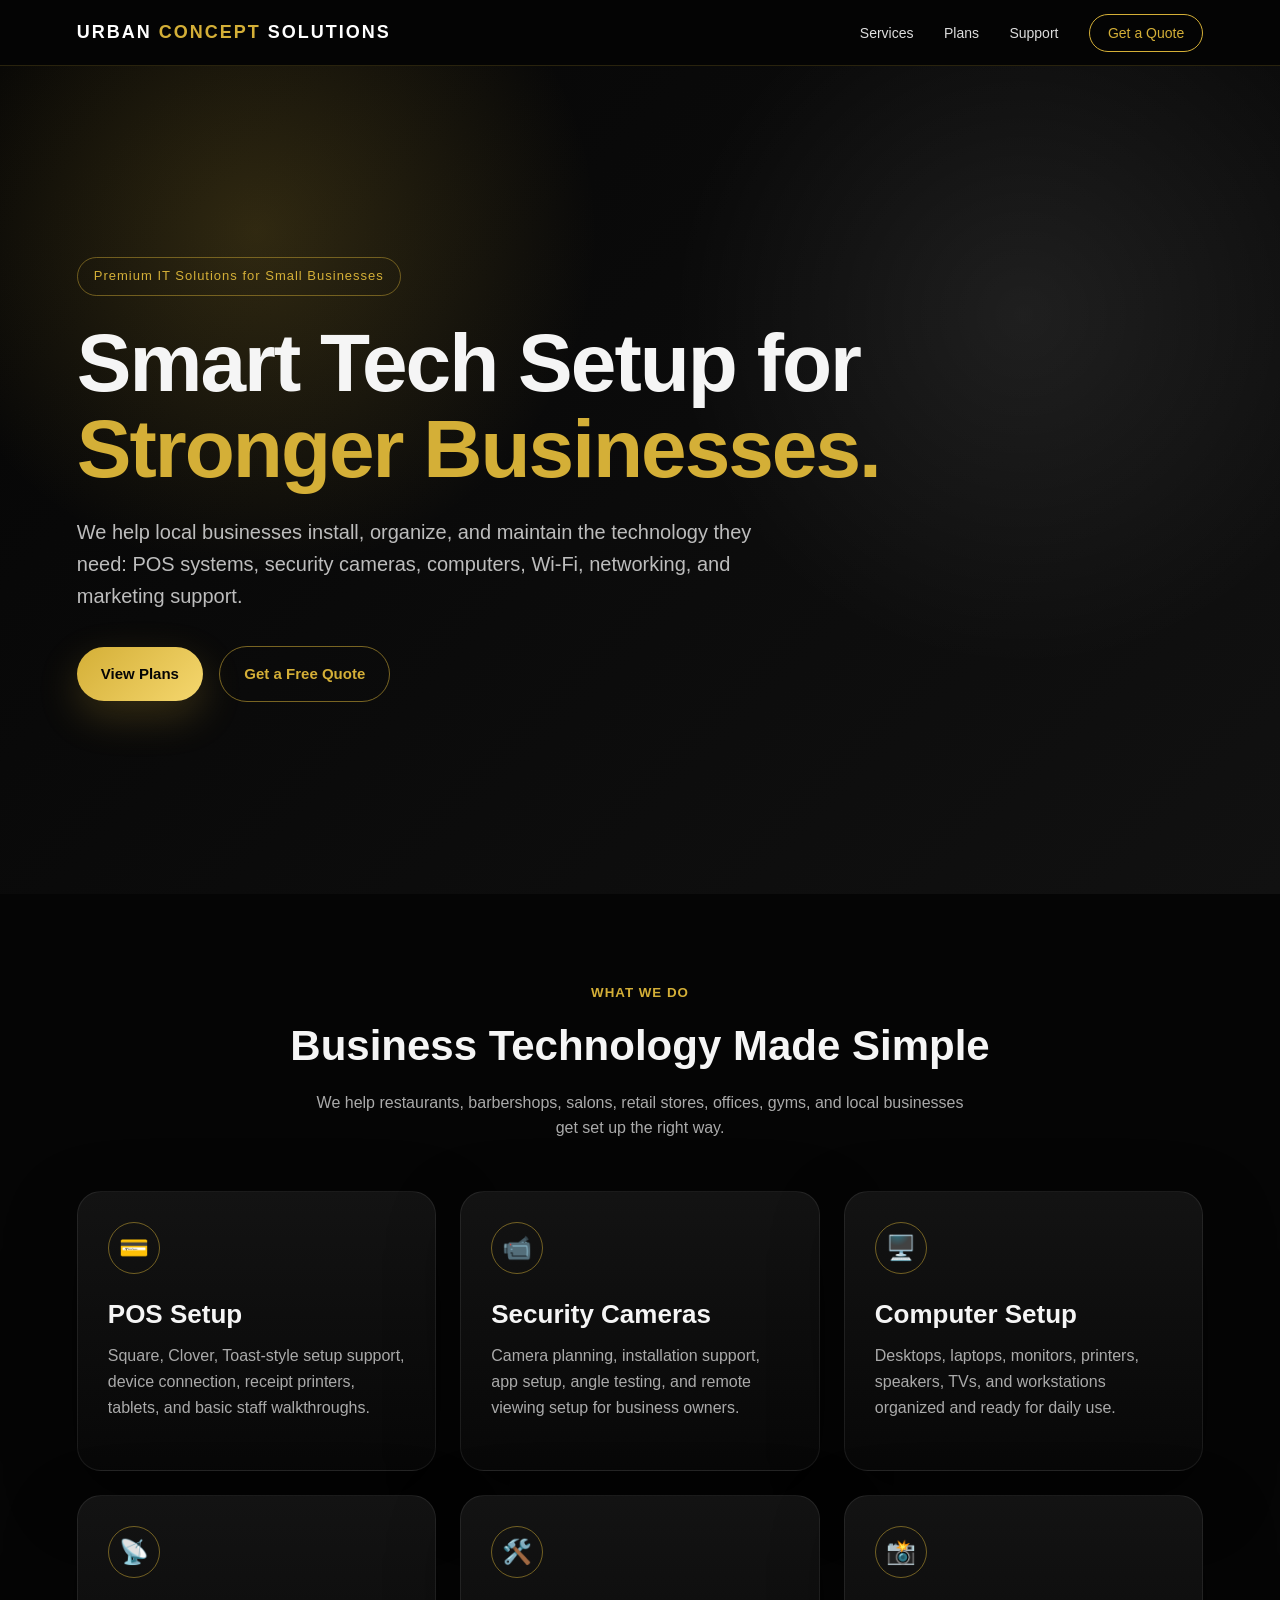
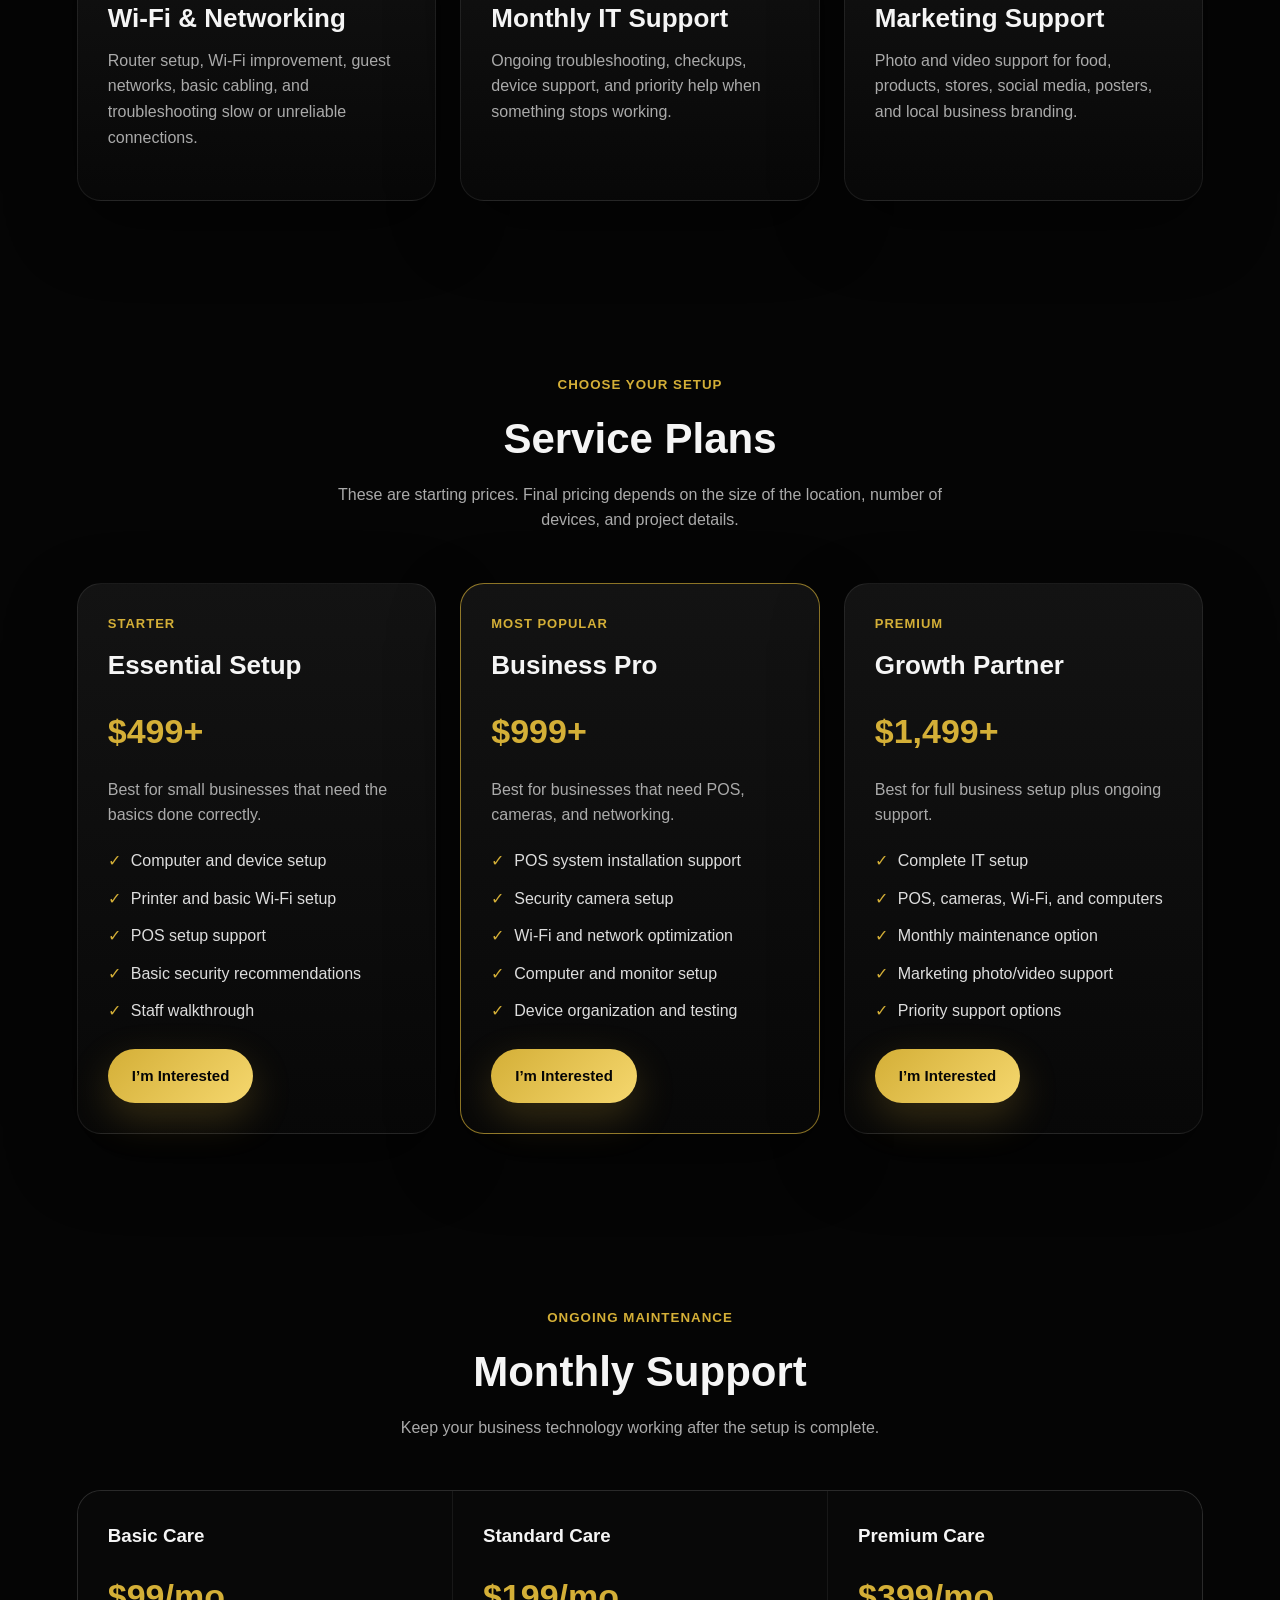
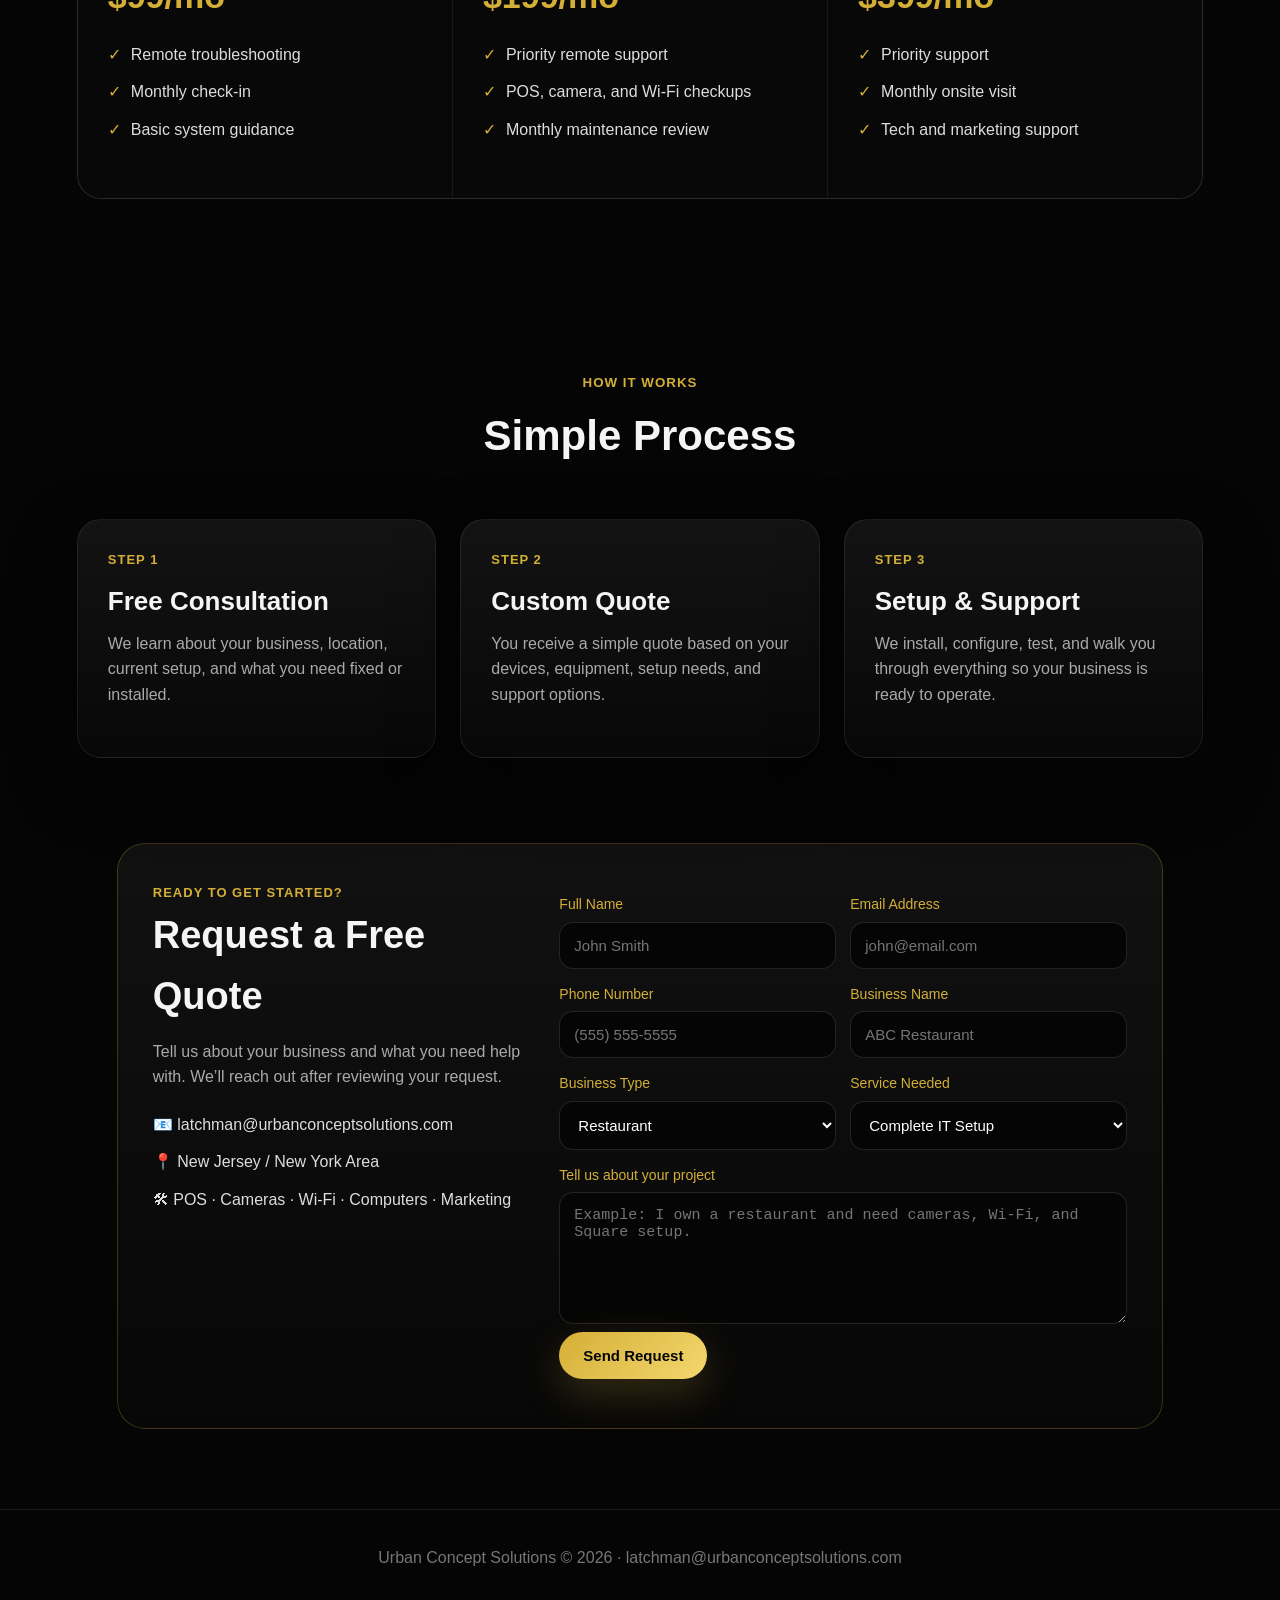
<file: index.html>
<!DOCTYPE html>
<html lang="en">
<head>
  <meta charset="UTF-8" />
  <meta name="viewport" content="width=device-width, initial-scale=1.0" />
  <title>Urban Concept Solutions</title>

  <link rel="stylesheet" href="styles.css">
  <link rel="stylesheet" href="mobile.css" media="screen and (max-width: 850px)">
</head>

<body>

  <nav>
    <div class="logo">URBAN <span>CONCEPT</span> SOLUTIONS</div>
    <div>
      <a href="#services">Services</a>
      <a href="#plans">Plans</a>
      <a href="#support">Support</a>
      <a href="#contact" class="nav-btn">Get a Quote</a>
    </div>
  </nav>

  <header>
    <div class="hero">
      <div class="badge">Premium IT Solutions for Small Businesses</div>

      <h1>Smart Tech Setup for <span class="gold">Stronger Businesses.</span></h1>

      <p>
        We help local businesses install, organize, and maintain the technology they need:
        POS systems, security cameras, computers, Wi-Fi, networking, and marketing support.
      </p>

      <a href="#plans" class="btn">View Plans</a>
      <a href="#contact" class="btn secondary">Get a Free Quote</a>
    </div>
  </header>

  <section id="services">
    <div class="section-title">
      <small>What We Do</small>
      <h2>Business Technology Made Simple</h2>
      <p>We help restaurants, barbershops, salons, retail stores, offices, gyms, and local businesses get set up the right way.</p>
    </div>

    <div class="services">
      <div class="card">
        <div class="icon">💳</div>
        <h3>POS Setup</h3>
        <p class="desc">Square, Clover, Toast-style setup support, device connection, receipt printers, tablets, and basic staff walkthroughs.</p>
      </div>

      <div class="card">
        <div class="icon">📹</div>
        <h3>Security Cameras</h3>
        <p class="desc">Camera planning, installation support, app setup, angle testing, and remote viewing setup for business owners.</p>
      </div>

      <div class="card">
        <div class="icon">🖥️</div>
        <h3>Computer Setup</h3>
        <p class="desc">Desktops, laptops, monitors, printers, speakers, TVs, and workstations organized and ready for daily use.</p>
      </div>

      <div class="card">
        <div class="icon">📡</div>
        <h3>Wi-Fi & Networking</h3>
        <p class="desc">Router setup, Wi-Fi improvement, guest networks, basic cabling, and troubleshooting slow or unreliable connections.</p>
      </div>

      <div class="card">
        <div class="icon">🛠️</div>
        <h3>Monthly IT Support</h3>
        <p class="desc">Ongoing troubleshooting, checkups, device support, and priority help when something stops working.</p>
      </div>

      <div class="card">
        <div class="icon">📸</div>
        <h3>Marketing Support</h3>
        <p class="desc">Photo and video support for food, products, stores, social media, posters, and local business branding.</p>
      </div>
    </div>
  </section>

  <section id="plans">
    <div class="section-title">
      <small>Choose Your Setup</small>
      <h2>Service Plans</h2>
      <p>These are starting prices. Final pricing depends on the size of the location, number of devices, and project details.</p>
    </div>

    <div class="plans">
      <div class="card">
        <div class="tag">Starter</div>
        <h3>Essential Setup</h3>
        <p class="price">$499+</p>
        <p class="desc">Best for small businesses that need the basics done correctly.</p>
        <ul>
          <li>Computer and device setup</li>
          <li>Printer and basic Wi-Fi setup</li>
          <li>POS setup support</li>
          <li>Basic security recommendations</li>
          <li>Staff walkthrough</li>
        </ul>
        <a href="#contact" class="btn" onclick="setPlan('Essential Setup')">I’m Interested</a>
      </div>

      <div class="card featured">
        <div class="tag">Most Popular</div>
        <h3>Business Pro</h3>
        <p class="price">$999+</p>
        <p class="desc">Best for businesses that need POS, cameras, and networking.</p>
        <ul>
          <li>POS system installation support</li>
          <li>Security camera setup</li>
          <li>Wi-Fi and network optimization</li>
          <li>Computer and monitor setup</li>
          <li>Device organization and testing</li>
        </ul>
        <a href="#contact" class="btn" onclick="setPlan('Business Pro')">I’m Interested</a>
      </div>

      <div class="card">
        <div class="tag">Premium</div>
        <h3>Growth Partner</h3>
        <p class="price">$1,499+</p>
        <p class="desc">Best for full business setup plus ongoing support.</p>
        <ul>
          <li>Complete IT setup</li>
          <li>POS, cameras, Wi-Fi, and computers</li>
          <li>Monthly maintenance option</li>
          <li>Marketing photo/video support</li>
          <li>Priority support options</li>
        </ul>
        <a href="#contact" class="btn" onclick="setPlan('Growth Partner')">I’m Interested</a>
      </div>
    </div>
  </section>

  <section id="support">
    <div class="section-title">
      <small>Ongoing Maintenance</small>
      <h2>Monthly Support</h2>
      <p>Keep your business technology working after the setup is complete.</p>
    </div>

    <div class="support-box">
      <div class="support-item">
        <h3>Basic Care</h3>
        <p class="price">$99/mo</p>
        <ul>
          <li>Remote troubleshooting</li>
          <li>Monthly check-in</li>
          <li>Basic system guidance</li>
        </ul>
      </div>

      <div class="support-item">
        <h3>Standard Care</h3>
        <p class="price">$199/mo</p>
        <ul>
          <li>Priority remote support</li>
          <li>POS, camera, and Wi-Fi checkups</li>
          <li>Monthly maintenance review</li>
        </ul>
      </div>

      <div class="support-item">
        <h3>Premium Care</h3>
        <p class="price">$399/mo</p>
        <ul>
          <li>Priority support</li>
          <li>Monthly onsite visit</li>
          <li>Tech and marketing support</li>
        </ul>
      </div>
    </div>
  </section>

  <section>
    <div class="section-title">
      <small>How It Works</small>
      <h2>Simple Process</h2>
    </div>

    <div class="process">
      <div class="card">
        <div class="tag">Step 1</div>
        <h3>Free Consultation</h3>
        <p class="desc">We learn about your business, location, current setup, and what you need fixed or installed.</p>
      </div>

      <div class="card">
        <div class="tag">Step 2</div>
        <h3>Custom Quote</h3>
        <p class="desc">You receive a simple quote based on your devices, equipment, setup needs, and support options.</p>
      </div>

      <div class="card">
        <div class="tag">Step 3</div>
        <h3>Setup & Support</h3>
        <p class="desc">We install, configure, test, and walk you through everything so your business is ready to operate.</p>
      </div>
    </div>
  </section>

  <div id="contact" class="contact-section">
    <div class="contact-grid">
      <div class="contact-info">
        <small class="tag">Ready To Get Started?</small>
        <h2>Request a Free Quote</h2>
        <p>Tell us about your business and what you need help with. We’ll reach out after reviewing your request.</p>

        <div>📧 latchman@urbanconceptsolutions.com</div>
        <div>📍 New Jersey / New York Area</div>
        <div>🛠 POS · Cameras · Wi-Fi · Computers · Marketing</div>
      </div>

      <form id="quoteForm" action="https://formspree.io/f/mqevlqae" method="POST">
        <input type="hidden" name="_subject" value="New Urban Concept Solutions Lead">
        <input type="hidden" name="_next" value="https://urbanconceptsolutions.com/thankyou.html">
        <input type="hidden" id="selectedPlan" name="Selected Plan" value="General Inquiry">

        <div class="form-row">
          <div>
            <label>Full Name</label>
            <input type="text" name="Name" placeholder="John Smith" required>
          </div>

          <div>
            <label>Email Address</label>
            <input type="email" name="Email" placeholder="john@email.com" required>
          </div>
        </div>

        <div class="form-row">
          <div>
            <label>Phone Number</label>
            <input type="tel" name="Phone" placeholder="(555) 555-5555" required>
          </div>

          <div>
            <label>Business Name</label>
            <input type="text" name="Business Name" placeholder="ABC Restaurant">
          </div>
        </div>

        <div class="form-row">
          <div>
            <label>Business Type</label>
            <select name="Business Type">
              <option>Restaurant</option>
              <option>Retail Store</option>
              <option>Barbershop</option>
              <option>Salon</option>
              <option>Office</option>
              <option>Medical Practice</option>
              <option>Gym</option>
              <option>Other</option>
            </select>
          </div>

          <div>
            <label>Service Needed</label>
            <select name="Service Needed">
              <option>Complete IT Setup</option>
              <option>POS Installation</option>
              <option>Security Cameras</option>
              <option>Computer Setup</option>
              <option>Networking / Wi-Fi</option>
              <option>Monthly IT Support</option>
              <option>Marketing Services</option>
            </select>
          </div>
        </div>

        <label>Tell us about your project</label>
        <textarea name="Project Details" rows="6" placeholder="Example: I own a restaurant and need cameras, Wi-Fi, and Square setup."></textarea>

        <button class="btn" type="submit">Send Request</button>
        <p id="formStatus" aria-live="polite" style="margin-top: 14px; color: #bdbdbd;"></p>
      </form>
    </div>
  </div>

  <footer>
    Urban Concept Solutions © 2026 · latchman@urbanconceptsolutions.com
  </footer>

  <script>
    function setPlan(planName) {
      document.getElementById("selectedPlan").value = planName;
    }

    const quoteForm = document.getElementById("quoteForm");
    const formStatus = document.getElementById("formStatus");

    quoteForm.addEventListener("submit", async function (event) {
      event.preventDefault();

      const submitButton = quoteForm.querySelector('button[type="submit"]');
      const originalButtonText = submitButton.textContent;

      submitButton.disabled = true;
      submitButton.textContent = "Sending...";
      formStatus.textContent = "";

      try {
        const response = await fetch(quoteForm.action, {
          method: quoteForm.method,
          body: new FormData(quoteForm),
          headers: {
            Accept: "application/json"
          }
        });

        if (!response.ok) {
          throw new Error("Unable to send form");
        }

        window.location.href = "thankyou.html";
      } catch (error) {
        formStatus.textContent = "Something went wrong. Please email latchman@urbanconceptsolutions.com or try again.";
        submitButton.disabled = false;
        submitButton.textContent = originalButtonText;
      }
    });
  </script>

</body>
</html>
</file>
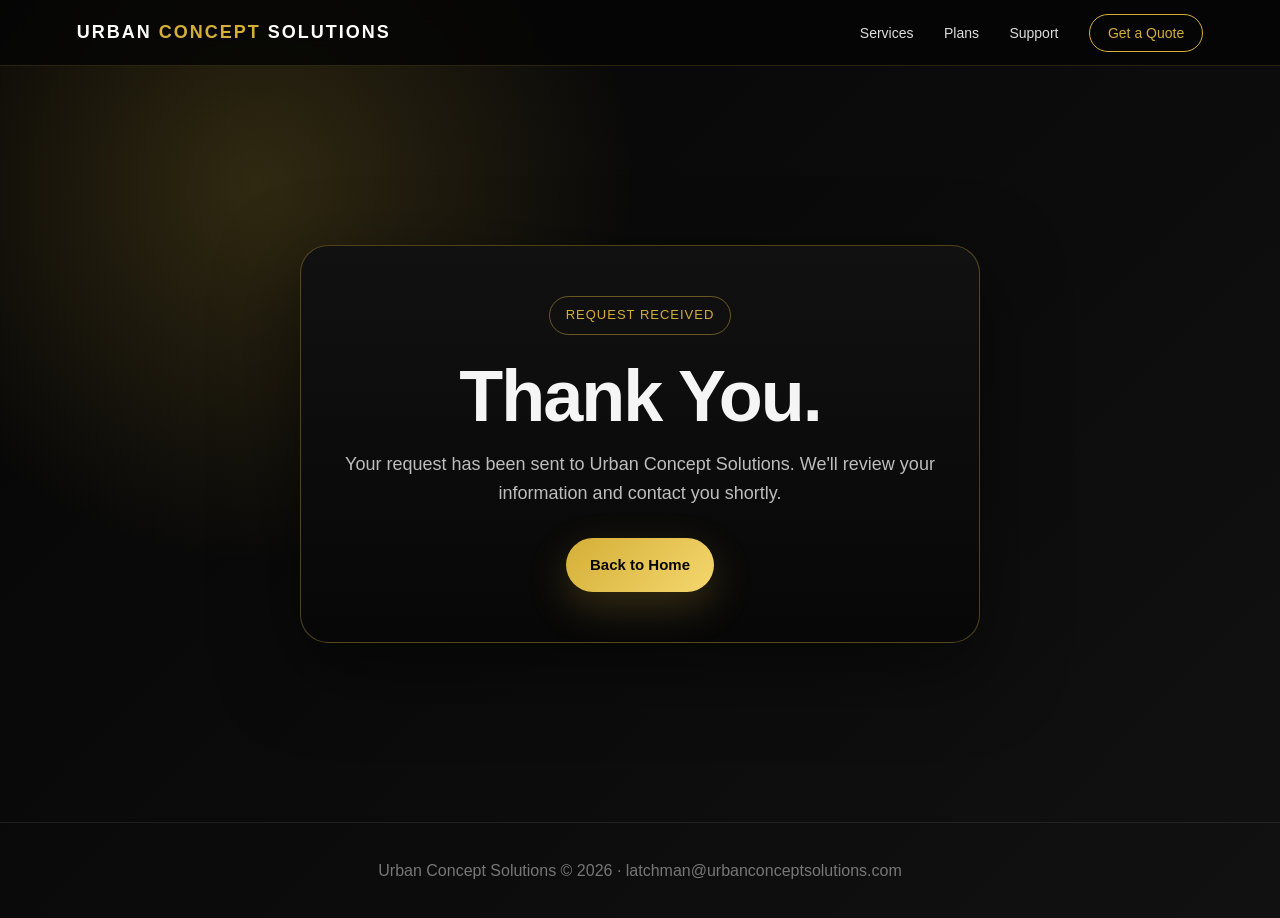
<file: thankyou.html>
<!DOCTYPE html>
<html lang="en">
<head>
  <meta charset="UTF-8" />
  <meta name="viewport" content="width=device-width, initial-scale=1.0" />
  <title>Thank You | Urban Concept Solutions</title>

  <link rel="stylesheet" href="styles.css">
  <link rel="stylesheet" href="mobile.css" media="screen and (max-width: 850px)">
</head>

<body class="thankyou-page">
  <nav>
    <div class="logo">URBAN <span>CONCEPT</span> SOLUTIONS</div>
    <div>
      <a href="index.html#services">Services</a>
      <a href="index.html#plans">Plans</a>
      <a href="index.html#support">Support</a>
      <a href="index.html#contact" class="nav-btn">Get a Quote</a>
    </div>
  </nav>

  <main class="thankyou-main">
    <div class="thankyou-box">
      <div class="badge">Request Received</div>
      <h1>Thank You.</h1>
      <p>
        Your request has been sent to Urban Concept Solutions.
        We'll review your information and contact you shortly.
      </p>
      <a class="btn" href="index.html">Back to Home</a>
    </div>
  </main>

  <footer>
    Urban Concept Solutions © 2026 · latchman@urbanconceptsolutions.com
  </footer>
</body>
</html>
</file>
<file: styles.css>
* {
  box-sizing: border-box;
  margin: 0;
  padding: 0;
}

html {
  scroll-behavior: smooth;
}

body {
  font-family: Arial, sans-serif;
  background: #050505;
  color: #f5f5f5;
  line-height: 1.6;
}

body.thankyou-page {
  min-height: 100vh;
  background:
    radial-gradient(circle at 20% 20%, rgba(212, 175, 55, 0.2), transparent 30%),
    linear-gradient(135deg, #050505, #111);
}

nav {
  position: sticky;
  top: 0;
  z-index: 1000;
  background: rgba(5, 5, 5, 0.85);
  backdrop-filter: blur(14px);
  border-bottom: 1px solid rgba(212, 175, 55, 0.18);
  padding: 18px 6%;
  display: flex;
  justify-content: space-between;
  align-items: center;
}

.logo {
  font-weight: 800;
  letter-spacing: 2px;
  color: #fff;
  font-size: 18px;
}

.logo span {
  color: #d4af37;
}

nav a {
  color: #ddd;
  text-decoration: none;
  margin-left: 26px;
  font-size: 14px;
}

nav a:hover {
  color: #d4af37;
}

.nav-btn {
  border: 1px solid #d4af37;
  padding: 10px 18px;
  border-radius: 999px;
  color: #d4af37;
}

header {
  min-height: 92vh;
  display: flex;
  align-items: center;
  padding: 80px 6%;
  background:
    radial-gradient(circle at 20% 20%, rgba(212, 175, 55, 0.2), transparent 28%),
    radial-gradient(circle at 80% 30%, rgba(255, 255, 255, 0.08), transparent 30%),
    linear-gradient(135deg, #050505, #111);
}

.hero {
  max-width: 850px;
}

.badge {
  display: inline-block;
  padding: 8px 16px;
  border: 1px solid rgba(212, 175, 55, 0.45);
  border-radius: 999px;
  color: #d4af37;
  margin-bottom: 24px;
  font-size: 13px;
  letter-spacing: 1px;
}

.thankyou-page .badge {
  text-transform: uppercase;
}

h1 {
  font-size: clamp(44px, 7vw, 82px);
  line-height: 1.05;
  margin-bottom: 24px;
  letter-spacing: -2px;
}

.thankyou-page h1 {
  font-size: clamp(44px, 7vw, 72px);
  margin-bottom: 16px;
}

.gold {
  color: #d4af37;
}

.hero p {
  color: #bdbdbd;
  font-size: 20px;
  max-width: 720px;
  margin-bottom: 34px;
}

.thankyou-page p {
  color: #bdbdbd;
  font-size: 18px;
  margin-bottom: 30px;
}

.btn {
  display: inline-block;
  background: linear-gradient(135deg, #d4af37, #f5d76e);
  color: #050505;
  border: none;
  padding: 15px 24px;
  border-radius: 999px;
  font-weight: 800;
  cursor: pointer;
  font-size: 15px;
  text-decoration: none;
  box-shadow: 0 15px 40px rgba(212, 175, 55, 0.22);
}

.btn.secondary {
  background: transparent;
  color: #d4af37;
  border: 1px solid rgba(212, 175, 55, 0.55);
  margin-left: 12px;
  box-shadow: none;
}

section {
  padding: 85px 6%;
  max-width: 1300px;
  margin: auto;
}

.section-title {
  text-align: center;
  margin-bottom: 50px;
}

.section-title small {
  color: #d4af37;
  letter-spacing: 1px;
  text-transform: uppercase;
  font-weight: 700;
}

.section-title h2 {
  font-size: 42px;
  margin-top: 8px;
}

.section-title p {
  color: #aaa;
  max-width: 650px;
  margin: 10px auto 0;
}

.plans,
.services,
.process {
  display: grid;
  grid-template-columns: repeat(auto-fit, minmax(280px, 1fr));
  gap: 24px;
}

.card {
  background: linear-gradient(180deg, rgba(20,20,20,0.95), rgba(8,8,8,0.95));
  border: 1px solid rgba(255, 255, 255, 0.08);
  border-radius: 24px;
  padding: 30px;
  box-shadow: 0 25px 70px rgba(0, 0, 0, 0.45);
}

.card.featured {
  border: 1px solid rgba(212, 175, 55, 0.65);
}

.icon {
  width: 52px;
  height: 52px;
  border: 1px solid rgba(212, 175, 55, 0.5);
  border-radius: 50%;
  display: flex;
  align-items: center;
  justify-content: center;
  color: #d4af37;
  font-size: 24px;
  margin-bottom: 20px;
}

.tag {
  color: #d4af37;
  font-size: 13px;
  margin-bottom: 10px;
  text-transform: uppercase;
  letter-spacing: 1px;
  font-weight: 700;
}

.card h3 {
  font-size: 26px;
  margin-bottom: 8px;
}

.price {
  font-size: 34px;
  font-weight: 800;
  margin: 18px 0;
  color: #d4af37;
}

.desc {
  color: #aaa;
  margin-bottom: 20px;
}

ul {
  list-style: none;
  margin-bottom: 25px;
}

li {
  margin-bottom: 12px;
  color: #ddd;
}

li::before {
  content: "✓";
  color: #d4af37;
  margin-right: 10px;
}

.support-box {
  display: grid;
  grid-template-columns: repeat(auto-fit, minmax(250px, 1fr));
  gap: 1px;
  border: 1px solid rgba(255,255,255,0.08);
  border-radius: 24px;
  overflow: hidden;
  background: rgba(255,255,255,0.08);
}

.support-item {
  background: #080808;
  padding: 30px;
}

.contact-section {
  max-width: 1200px;
  margin: 0 auto 80px;
  padding: 0 6%;
}

.contact-grid {
  display: grid;
  grid-template-columns: 1fr 1.5fr;
  gap: 28px;
  background: linear-gradient(180deg, #111, #070707);
  border: 1px solid rgba(212, 175, 55, 0.25);
  border-radius: 28px;
  padding: 35px;
}

.contact-info h2 {
  font-size: 38px;
  margin-bottom: 12px;
}

.contact-info p {
  color: #aaa;
  margin-bottom: 22px;
}

.contact-info div {
  margin: 12px 0;
  color: #ddd;
}

label {
  display: block;
  margin: 14px 0 6px;
  color: #d4af37;
  font-size: 14px;
}

input,
textarea,
select {
  width: 100%;
  padding: 14px;
  border-radius: 14px;
  border: 1px solid rgba(255,255,255,0.12);
  background: #050505;
  color: #fff;
  font-size: 15px;
  outline: none;
}

input:focus,
textarea:focus,
select:focus {
  border-color: #d4af37;
}

.form-row {
  display: grid;
  grid-template-columns: 1fr 1fr;
  gap: 14px;
}

.thankyou-main {
  min-height: calc(100vh - 144px);
  display: flex;
  align-items: center;
  justify-content: center;
  text-align: center;
  padding: 80px 6%;
}

.thankyou-box {
  max-width: 680px;
  background: linear-gradient(180deg, #111, #070707);
  border: 1px solid rgba(212, 175, 55, 0.35);
  border-radius: 28px;
  padding: 50px 35px;
  box-shadow: 0 25px 80px rgba(0, 0, 0, 0.5);
}

footer {
  text-align: center;
  padding: 35px 20px;
  color: #777;
  border-top: 1px solid rgba(255,255,255,0.08);
}
</file>
<file: mobile.css>
nav {
  flex-direction: column;
  gap: 14px;
}

nav a {
  margin: 0 8px;
}

.btn.secondary {
  margin-left: 0;
  margin-top: 12px;
}

.contact-grid,
.form-row {
  grid-template-columns: 1fr;
}
</file>
